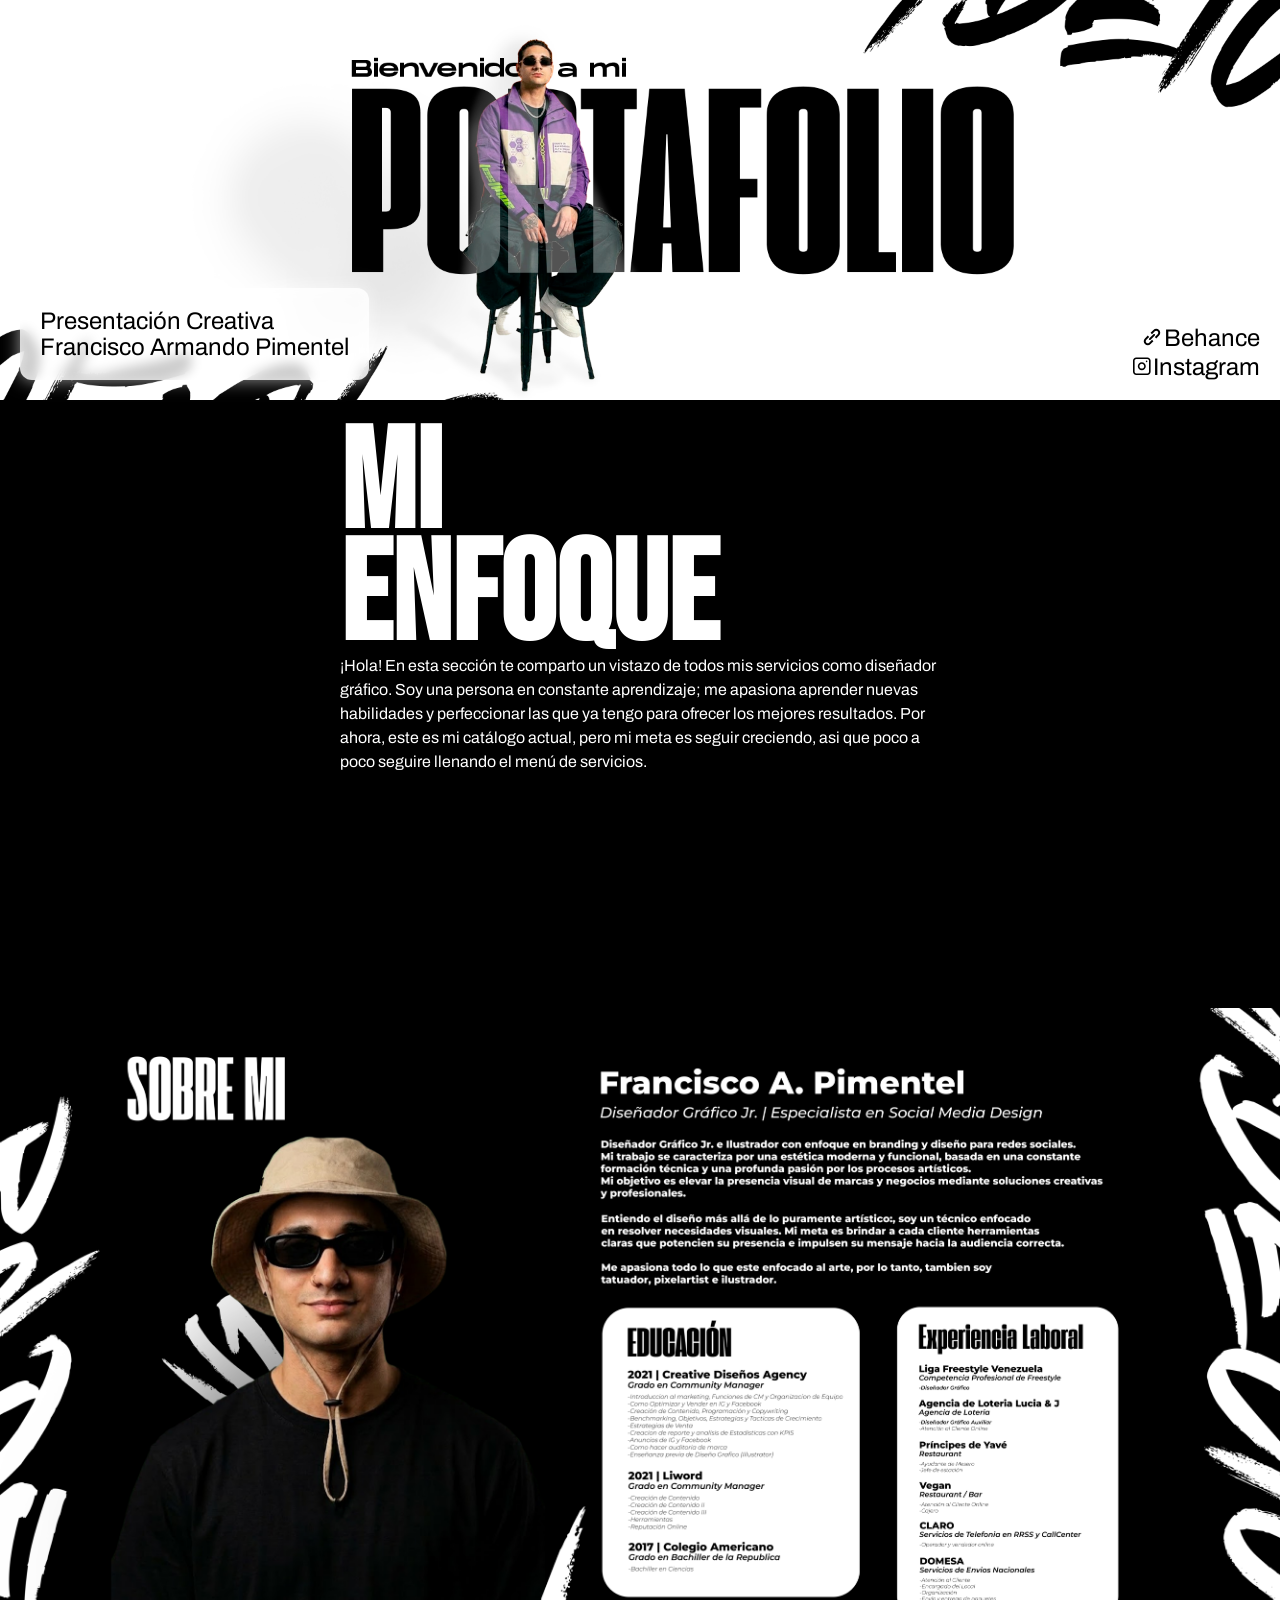
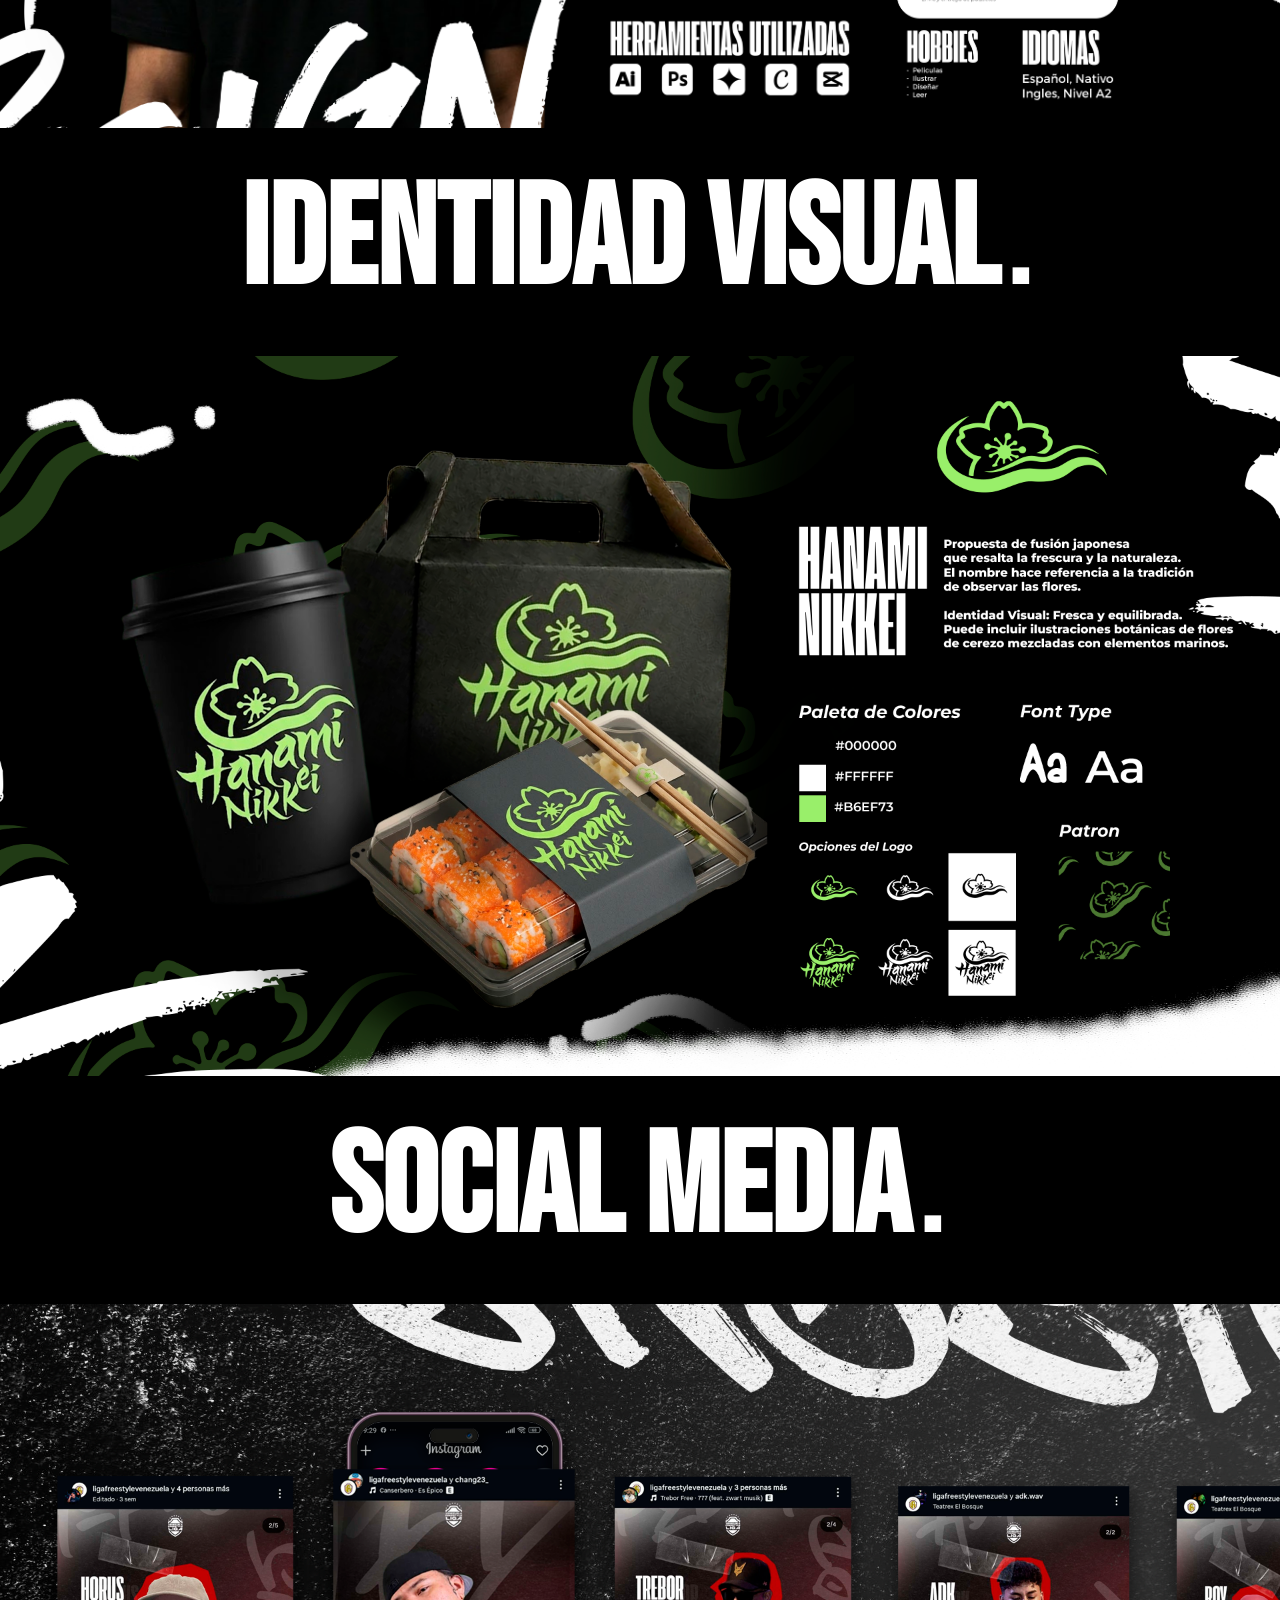
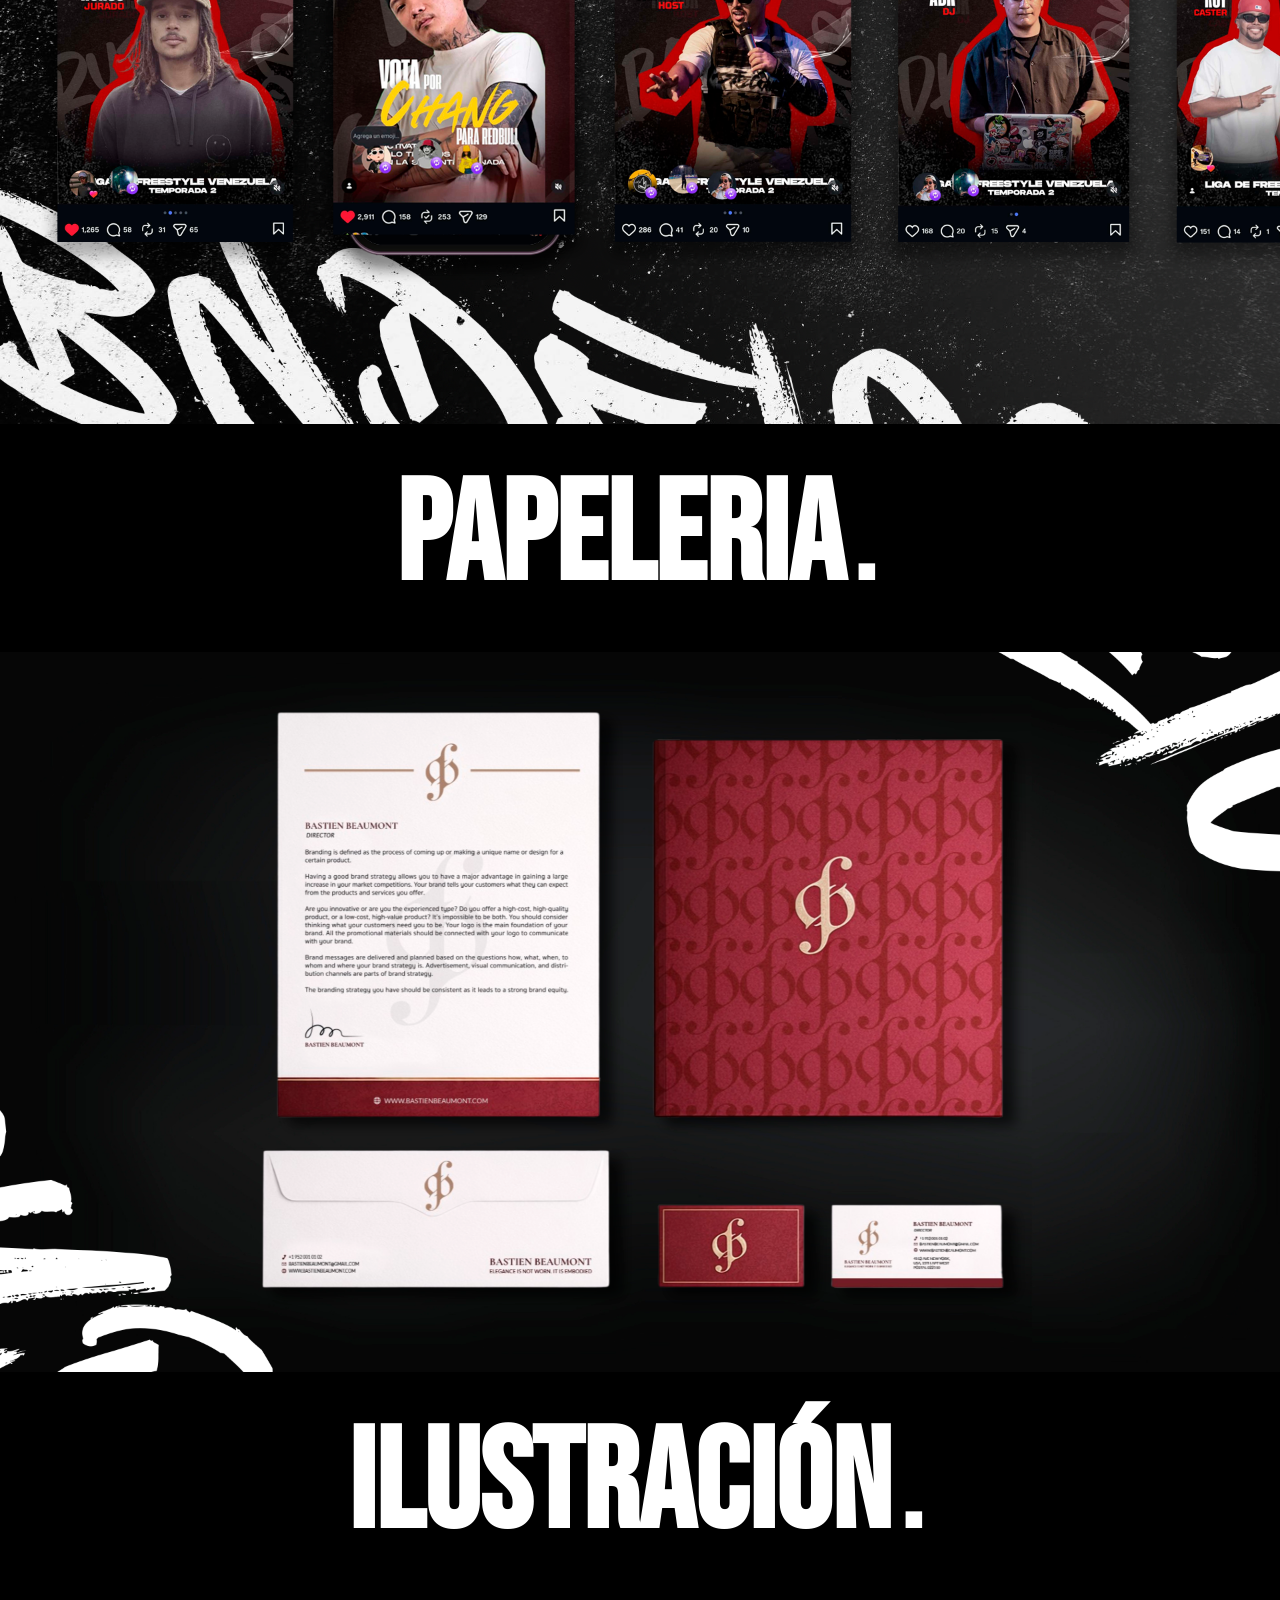
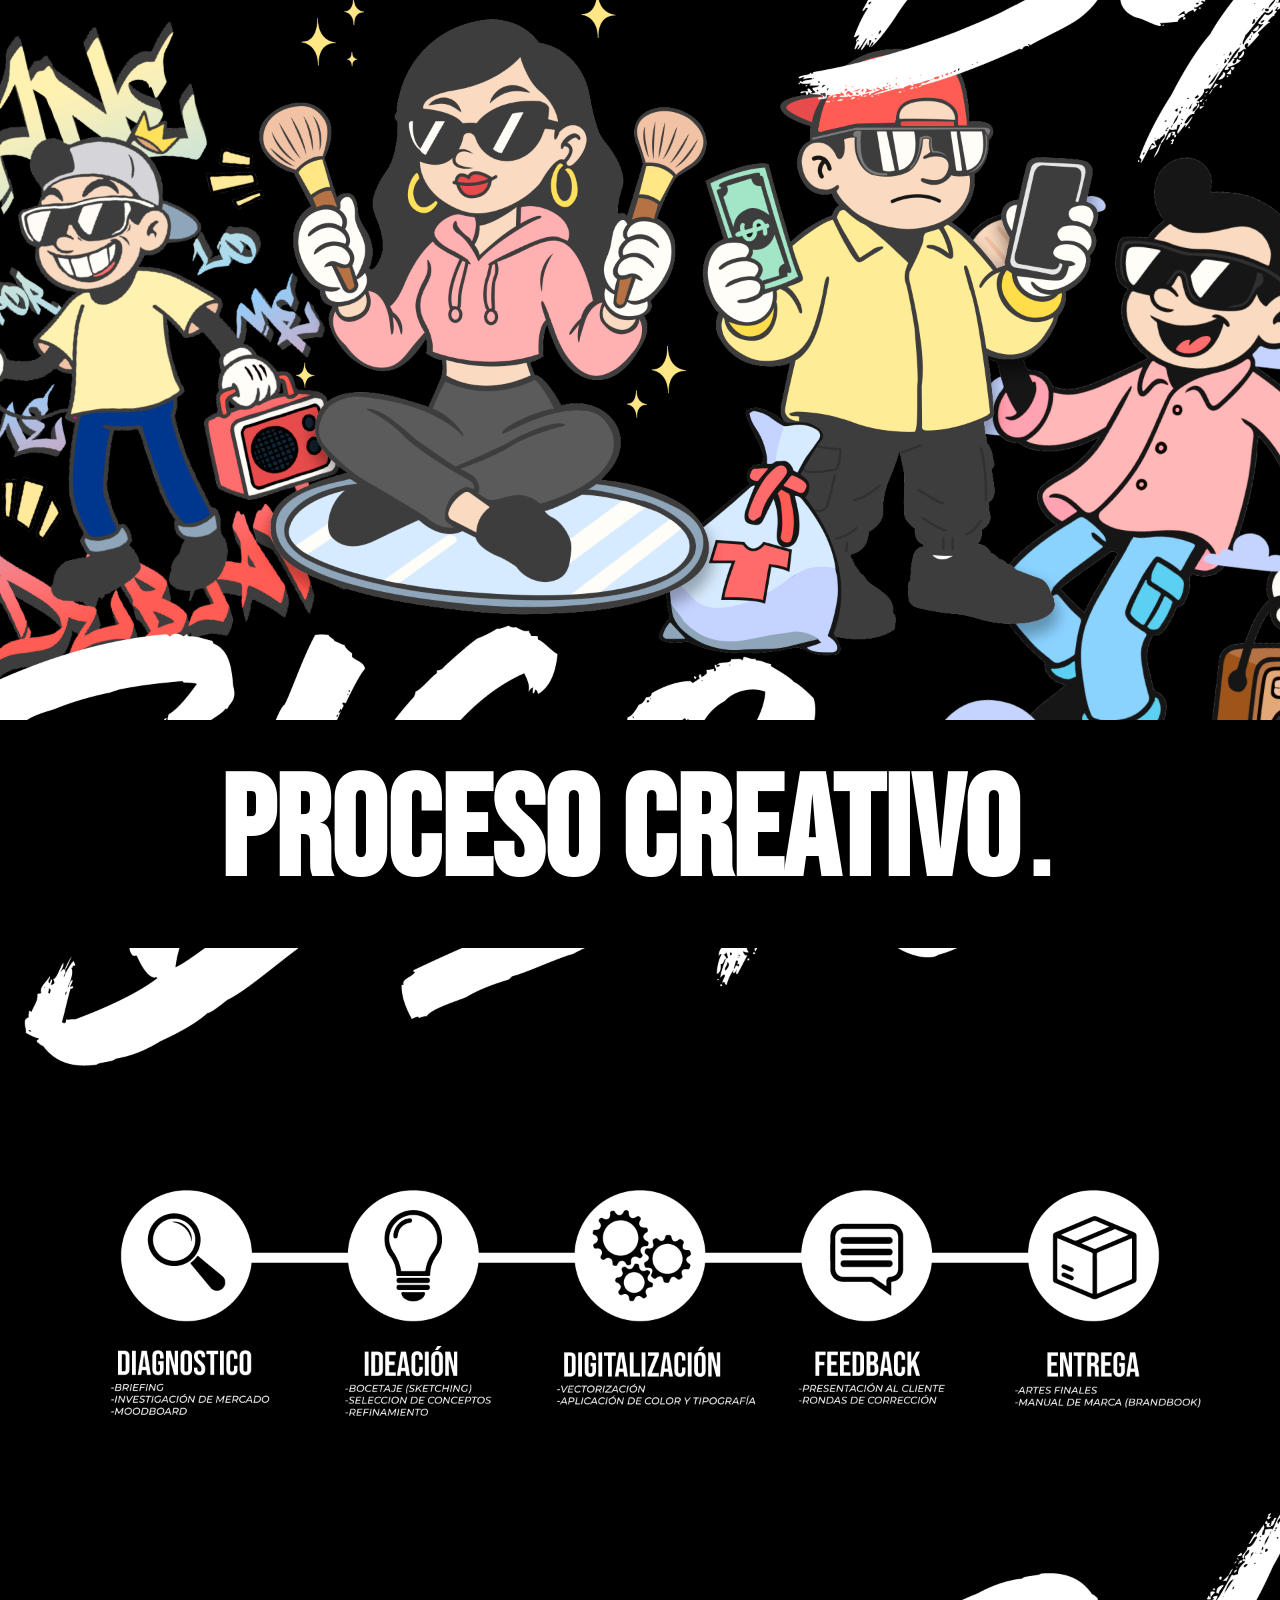
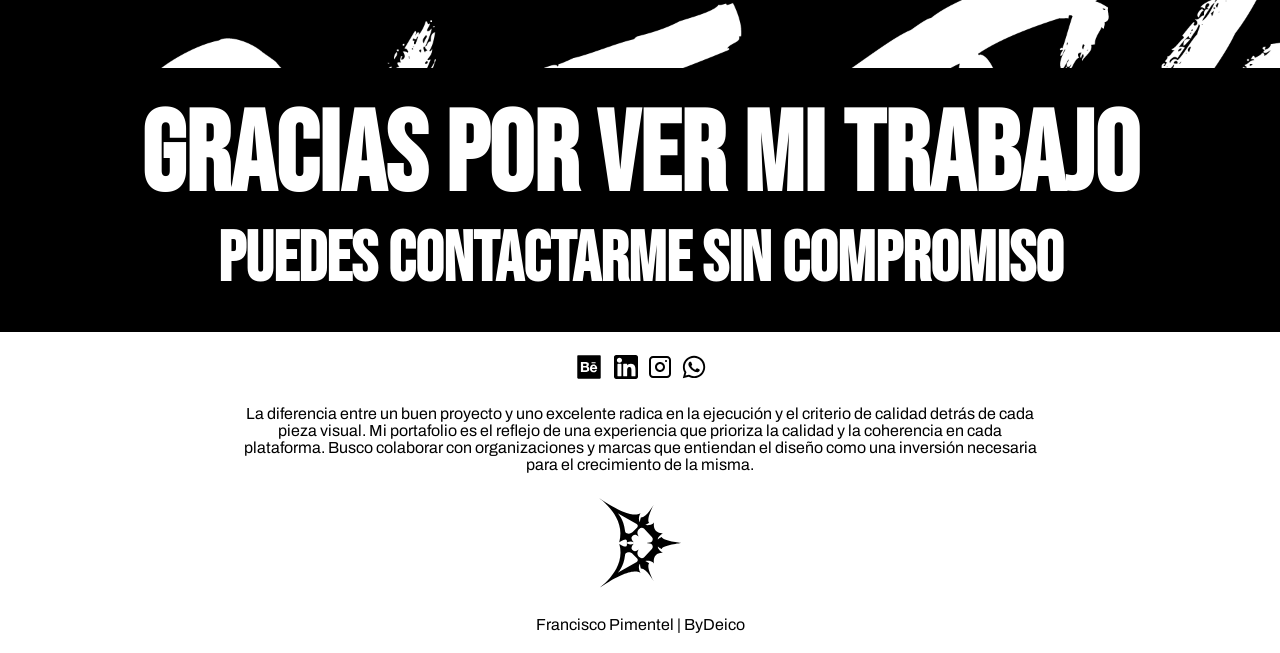
<file: index.html>
<!doctype html>
<html lang="en">
  <head>
    <meta charset="UTF-8" />
    <meta name="viewport" content="width=device-width, initial-scale=1.0" />
    <title>Portafolio By Deico</title>

    <!--css-->
    <link rel="stylesheet" href="./css/index.css" />
    <link rel="stylesheet" href="./css/nav.css" />
    <link rel="stylesheet" href="./css/presentacion.css" />
    <link rel="stylesheet" href="./css/mi-enfoque.css" />
    <link rel="stylesheet" href="./css/footer.css" />
  </head>
  <body>
    <!--Barra de navegacion-->
    <nav class="nav-hidden">
      <div class="nav-deico">
        <svg
          class="nav-svg"
          version="1.1"
          id="Capa_1"
          xmlns="http://www.w3.org/2000/svg"
          xmlns:xlink="http://www.w3.org/1999/xlink"
          x="0px"
          y="0px"
          viewBox="0 0 1080 1080"
          style="enable-background: new 0 0 1080 1080"
          xml:space="preserve"
        >
          <g>
            <path
              class="st0"
              d="M658.8,548.85c21.11,11.29,25.69,39.57,9.22,56.95l-82.76,87.3c-14.52,15.32-39.01,15.05-53.19-0.58l-6.9-7.65
		c-13.64-15.13-17.04-36.9-8.66-55.47l8.65-19.18l-19.99,12.58c-13.68,8.61-31.5,6.56-42.88-4.92l-6.21-6.27
		c-14.33-14.47-6.64-33.72,4.46-50.8l11.7-13.65c-39.26,21.46-74.61-4.15-74.61-4.15c15.6,78.03-81.68,4.39-81.68,4.39
		c79.04,270.44-208.7,472.46-222.36,481.86C473.53,768.31,545.64,863.8,545.64,863.8c-35.11-66.32-5.85-98.51-5.85-98.51
		c0,26.33,9.75,49.74,9.75,49.74c61.44-2.93,139.47,140.45,139.47,140.45c-90.7-173.61-48.77-197.01-48.77-197.01l-42.91-25.36
		c80.95-7.8,94.61,30.23,94.61,30.23c-20.48-126.79,94.61-118.01,94.61-118.01c-63.4-41.94-52.67-68.27-52.67-68.27
		c2.93,9.75,41.94,27.31,41.94,27.31C781.66,563.41,986.48,540,986.48,540h-0.07c0,0-204.82-23.41-210.67-64.37
		c0,0-39.01,17.56-41.94,27.31c0,0-10.73-26.33,52.67-68.27c0,0-115.09,8.78-94.61-118.01c0,0-13.65,38.04-94.61,30.23l42.91-25.36
		c0,0-41.94-23.41,48.77-197.01c0,0-78.02,143.37-139.47,140.45c0,0-9.75,23.41-9.75,49.74c0,0-29.26-32.19,5.85-98.51
		c0,0-72.11,95.49-452.04-165.46c13.66,9.41,301.39,211.43,222.36,481.86c0,0,97.29-73.64,81.68,4.39c0,0,35.35-25.6,74.61-4.15
		l-11.7-13.65c-11.1-17.08-18.79-36.33-4.46-50.8l6.21-6.27c11.37-11.48,29.2-13.53,42.88-4.92l19.99,12.58l-8.65-19.18
		c-8.37-18.57-4.98-40.33,8.66-55.47l6.9-7.65c14.18-15.63,38.67-15.9,53.19-0.58l82.76,87.3c16.47,17.37,11.89,45.66-9.22,56.95
		l-49.78,7.79L658.8,548.85z M509.62,372.24l-46.11,47.52c-17.05,17.57-42.76,23.64-65.87,15.53v0
		c-10.6-3.72-18.03-13.27-19.16-24.45C365.12,278.28,299,218.42,299,218.42l205.27,116.43C517.86,342.56,520.5,361.03,509.62,372.24
		z M504.34,745.15L299.07,861.58c0,0,66.12-59.87,79.48-192.43c1.13-11.18,8.56-20.73,19.16-24.45v0
		c23.11-8.11,48.82-2.05,65.87,15.53l46.11,47.52C520.58,718.97,517.93,737.44,504.34,745.15z"
            />
          </g>
        </svg>
      </div>
      <div class="nav-botones">
        <input type="checkbox" id="nav-toggle" class="nav-toggle" />
        <label for="nav-toggle" class="nav-dropdown">Servicios</label>
        <div class="nav-links">
          <a href="#identidadvisualv">Identidad Visual</a>
          <a href="#socialmediav">Social Media</a>
          <a href="#papeleriav">Papeleria</a>
          <a href="#overlaysv">Overlays</a>
          <a href="#ilustracionv">Ilustración</a>
          <a href="#procesocreativov">Proceso Creativo</a>
        </div>
      </div>
      <div class="nav-logos">
        <a href="https://www.behance.net/ByDeico" target="_blank">
          <svg
            width="30px"
            height="30px"
            viewBox="0 0 1024 1024"
            xmlns="http://www.w3.org/2000/svg"
            class="icon"
          >
            <path
              d="M880 112H144c-17.7 0-32 14.3-32 32v736c0 17.7 14.3 32 32 32h736c17.7 0 32-14.3 32-32V144c0-17.7-14.3-32-32-32zM598.5 350.9h138.4v33.7H598.5v-33.7zM512 628.8a89.52 89.52 0 0 1-27 31c-11.8 8.2-24.9 14.2-38.8 17.7a167.4 167.4 0 0 1-44.6 5.7H236V342.1h161c16.3 0 31.1 1.5 44.6 4.3 13.4 2.8 24.8 7.6 34.4 14.1 9.5 6.5 17 15.2 22.3 26 5.2 10.7 7.9 24.1 7.9 40 0 17.2-3.9 31.4-11.7 42.9-7.9 11.5-19.3 20.8-34.8 28.1 21.1 6 36.6 16.7 46.8 31.7 10.4 15.2 15.5 33.4 15.5 54.8 0 17.4-3.3 32.3-10 44.8zM790.8 576H612.4c0 19.4 6.7 38 16.8 48 10.2 9.9 24.8 14.9 43.9 14.9 13.8 0 25.5-3.5 35.5-10.4 9.9-6.9 15.9-14.2 18.1-21.8h59.8c-9.6 29.7-24.2 50.9-44 63.7-19.6 12.8-43.6 19.2-71.5 19.2-19.5 0-37-3.2-52.7-9.3-15.1-5.9-28.7-14.9-39.9-26.5a121.2 121.2 0 0 1-25.1-41.2c-6.1-16.9-9.1-34.7-8.9-52.6 0-18.5 3.1-35.7 9.1-51.7 11.5-31.1 35.4-56 65.9-68.9 16.3-6.8 33.8-10.2 51.5-10 21 0 39.2 4 55 12.2a111.6 111.6 0 0 1 38.6 32.8c10.1 13.7 17.2 29.3 21.7 46.9 4.3 17.3 5.8 35.5 4.6 54.7zm-122-95.6c-10.8 0-19.9 1.9-26.9 5.6-7 3.7-12.8 8.3-17.2 13.6a48.4 48.4 0 0 0-9.1 17.4c-1.6 5.3-2.7 10.7-3.1 16.2H723c-1.6-17.3-7.6-30.1-15.6-39.1-8.4-8.9-21.9-13.7-38.6-13.7zm-248.5-10.1c8.7-6.3 12.9-16.7 12.9-31 .3-6.8-1.1-13.5-4.1-19.6-2.7-4.9-6.7-9-11.6-11.9a44.8 44.8 0 0 0-16.6-6c-6.4-1.2-12.9-1.8-19.3-1.7h-70.3v79.7h76.1c13.1.1 24.2-3.1 32.9-9.5zm11.8 72c-9.8-7.5-22.9-11.2-39.2-11.2h-81.8v94h80.2c7.5 0 14.4-.7 21.1-2.1s12.7-3.8 17.8-7.2c5.1-3.3 9.2-7.8 12.3-13.6 3-5.8 4.5-13.2 4.5-22.1 0-17.7-5-30.2-14.9-37.8z"
            />
          </svg>
        </a>
        <a href="https://www.linkedin.com/in/bydeico/" target="_blank">
          <svg
            height="24px"
            width="24px"
            version="1.1"
            id="Layer_1"
            xmlns="http://www.w3.org/2000/svg"
            xmlns:xlink="http://www.w3.org/1999/xlink"
            viewBox="0 0 382 382"
            xml:space="preserve"
          >
            <path
              d="M347.445,0H34.555C15.471,0,0,15.471,0,34.555v312.889C0,366.529,15.471,382,34.555,382h312.889
	C366.529,382,382,366.529,382,347.444V34.555C382,15.471,366.529,0,347.445,0z M118.207,329.844c0,5.554-4.502,10.056-10.056,10.056
	H65.345c-5.554,0-10.056-4.502-10.056-10.056V150.403c0-5.554,4.502-10.056,10.056-10.056h42.806
	c5.554,0,10.056,4.502,10.056,10.056V329.844z M86.748,123.432c-22.459,0-40.666-18.207-40.666-40.666S64.289,42.1,86.748,42.1
	s40.666,18.207,40.666,40.666S109.208,123.432,86.748,123.432z M341.91,330.654c0,5.106-4.14,9.246-9.246,9.246H286.73
	c-5.106,0-9.246-4.14-9.246-9.246v-84.168c0-12.556,3.683-55.021-32.813-55.021c-28.309,0-34.051,29.066-35.204,42.11v97.079
	c0,5.106-4.139,9.246-9.246,9.246h-44.426c-5.106,0-9.246-4.14-9.246-9.246V149.593c0-5.106,4.14-9.246,9.246-9.246h44.426
	c5.106,0,9.246,4.14,9.246,9.246v15.655c10.497-15.753,26.097-27.912,59.312-27.912c73.552,0,73.131,68.716,73.131,106.472
	L341.91,330.654L341.91,330.654z"
            />
          </svg>
        </a>
        <a href="https://www.instagram.com/bydeico/" target="_blank">
          <svg
            width="24px"
            height="24px"
            viewBox="0 0 24 24"
            fill="none"
            xmlns="http://www.w3.org/2000/svg"
          >
            <path
              fill-rule="evenodd"
              clip-rule="evenodd"
              d="M12 7C9.23858 7 7 9.23858 7 12C7 14.7614 9.23858 17 12 17C14.7614 17 17 14.7614 17 12C17 9.23858 14.7614 7 12 7ZM9 12C9 13.6569 10.3431 15 12 15C13.6569 15 15 13.6569 15 12C15 10.3431 13.6569 9 12 9C10.3431 9 9 10.3431 9 12Z"
            />
            <path
              d="M18 5C17.4477 5 17 5.44772 17 6C17 6.55228 17.4477 7 18 7C18.5523 7 19 6.55228 19 6C19 5.44772 18.5523 5 18 5Z"
            />
            <path
              fill-rule="evenodd"
              clip-rule="evenodd"
              d="M5 1C2.79086 1 1 2.79086 1 5V19C1 21.2091 2.79086 23 5 23H19C21.2091 23 23 21.2091 23 19V5C23 2.79086 21.2091 1 19 1H5ZM19 3H5C3.89543 3 3 3.89543 3 5V19C3 20.1046 3.89543 21 5 21H19C20.1046 21 21 20.1046 21 19V5C21 3.89543 20.1046 3 19 3Z"
            />
          </svg>
        </a>
        <a href="https://wa.me/584142463942" target="_blank">
          <?xml version="1.0" encoding="utf-8"?>
          <!-- Uploaded to: SVG Repo, www.svgrepo.com, Generator: SVG Repo Mixer Tools -->
          <svg
            width="24px"
            height="24px"
            viewBox="0 0 32 32"
            version="1.1"
            xmlns="http://www.w3.org/2000/svg"
          >
            <title>whatsapp</title>
            <path
              d="M26.576 5.363c-2.69-2.69-6.406-4.354-10.511-4.354-8.209 0-14.865 6.655-14.865 14.865 0 2.732 0.737 5.291 2.022 7.491l-0.038-0.070-2.109 7.702 7.879-2.067c2.051 1.139 4.498 1.809 7.102 1.809h0.006c8.209-0.003 14.862-6.659 14.862-14.868 0-4.103-1.662-7.817-4.349-10.507l0 0zM16.062 28.228h-0.005c-0 0-0.001 0-0.001 0-2.319 0-4.489-0.64-6.342-1.753l0.056 0.031-0.451-0.267-4.675 1.227 1.247-4.559-0.294-0.467c-1.185-1.862-1.889-4.131-1.889-6.565 0-6.822 5.531-12.353 12.353-12.353s12.353 5.531 12.353 12.353c0 6.822-5.53 12.353-12.353 12.353h-0zM22.838 18.977c-0.371-0.186-2.197-1.083-2.537-1.208-0.341-0.124-0.589-0.185-0.837 0.187-0.246 0.371-0.958 1.207-1.175 1.455-0.216 0.249-0.434 0.279-0.805 0.094-1.15-0.466-2.138-1.087-2.997-1.852l0.010 0.009c-0.799-0.74-1.484-1.587-2.037-2.521l-0.028-0.052c-0.216-0.371-0.023-0.572 0.162-0.757 0.167-0.166 0.372-0.434 0.557-0.65 0.146-0.179 0.271-0.384 0.366-0.604l0.006-0.017c0.043-0.087 0.068-0.188 0.068-0.296 0-0.131-0.037-0.253-0.101-0.357l0.002 0.003c-0.094-0.186-0.836-2.014-1.145-2.758-0.302-0.724-0.609-0.625-0.836-0.637-0.216-0.010-0.464-0.012-0.712-0.012-0.395 0.010-0.746 0.188-0.988 0.463l-0.001 0.002c-0.802 0.761-1.3 1.834-1.3 3.023 0 0.026 0 0.053 0.001 0.079l-0-0.004c0.131 1.467 0.681 2.784 1.527 3.857l-0.012-0.015c1.604 2.379 3.742 4.282 6.251 5.564l0.094 0.043c0.548 0.248 1.25 0.513 1.968 0.74l0.149 0.041c0.442 0.14 0.951 0.221 1.479 0.221 0.303 0 0.601-0.027 0.889-0.078l-0.031 0.004c1.069-0.223 1.956-0.868 2.497-1.749l0.009-0.017c0.165-0.366 0.261-0.793 0.261-1.242 0-0.185-0.016-0.366-0.047-0.542l0.003 0.019c-0.092-0.155-0.34-0.247-0.712-0.434z"
            ></path>
          </svg>
        </a>
      </div>
    </nav>

    <!--Imagen Presentacion-->
    <div class="imagen presentacion">
      <img src="assets/Imagenes/portada.png" alt="Potada Portafolio" />

      <!--Textos superpuestos-->
      <div>
        <h2>Presentación Creativa</h2>
        <h2>Francisco Armando Pimentel</h2>
      </div>
      <div>
        <h2 class="behance">
          <a href="https://www.behance.net/ByDeico" target="_blank">
            <div>
              <svg
                width="24"
                height="24"
                viewBox="0 0 24 24"
                fill="none"
                xmlns="http://www.w3.org/2000/svg"
              >
                <path
                  d="M14.8284 12L16.2426 13.4142L19.071 10.5858C20.6331 9.02365 20.6331 6.49099 19.071 4.9289C17.509 3.3668 14.9763 3.3668 13.4142 4.9289L10.5858 7.75732L12 9.17154L14.8284 6.34311C15.6095 5.56206 16.8758 5.56206 17.6568 6.34311C18.4379 7.12416 18.4379 8.39049 17.6568 9.17154L14.8284 12Z"
                  fill="currentColor"
                />
                <path
                  d="M12 14.8285L13.4142 16.2427L10.5858 19.0711C9.02372 20.6332 6.49106 20.6332 4.92896 19.0711C3.36686 17.509 3.36686 14.9764 4.92896 13.4143L7.75739 10.5858L9.1716 12L6.34317 14.8285C5.56212 15.6095 5.56212 16.8758 6.34317 17.6569C7.12422 18.4379 8.39055 18.4379 9.1716 17.6569L12 14.8285Z"
                  fill="currentColor"
                />
                <path
                  d="M14.8285 10.5857C15.219 10.1952 15.219 9.56199 14.8285 9.17147C14.4379 8.78094 13.8048 8.78094 13.4142 9.17147L9.1716 13.4141C8.78107 13.8046 8.78107 14.4378 9.1716 14.8283C9.56212 15.2188 10.1953 15.2188 10.5858 14.8283L14.8285 10.5857Z"
                  fill="currentColor"
                />
              </svg>
            </div>
            <p>Behance</p>
          </a>
        </h2>
        <h2 class="instagram">
          <a href="https://www.instagram.com/bydeico/" target="_blank">
            <div>
              <svg
                width="20"
                height="20"
                viewBox="1 -2 25 25"
                fill="none"
                xmlns="http://www.w3.org/2000/svg"
              >
                <path
                  fill-rule="evenodd"
                  clip-rule="evenodd"
                  d="M12 7C9.23858 7 7 9.23858 7 12C7 14.7614 9.23858 17 12 17C14.7614 17 17 14.7614 17 12C17 9.23858 14.7614 7 12 7ZM9 12C9 13.6569 10.3431 15 12 15C13.6569 15 15 13.6569 15 12C15 10.3431 13.6569 9 12 9C10.3431 9 9 10.3431 9 12Z"
                  fill="currentColor"
                />
                <path
                  d="M18 5C17.4477 5 17 5.44772 17 6C17 6.55228 17.4477 7 18 7C18.5523 7 19 6.55228 19 6C19 5.44772 18.5523 5 18 5Z"
                  fill="currentColor"
                />
                <path
                  fill-rule="evenodd"
                  clip-rule="evenodd"
                  d="M5 1C2.79086 1 1 2.79086 1 5V19C1 21.2091 2.79086 23 5 23H19C21.2091 23 23 21.2091 23 19V5C23 2.79086 21.2091 1 19 1H5ZM19 3H5C3.89543 3 3 3.89543 3 5V19C3 20.1046 3.89543 21 5 21H19C20.1046 21 21 20.1046 21 19V5C21 3.89543 20.1046 3 19 3Z"
                  fill="currentColor"
                />
              </svg>
            </div>
            <p>Instagram</p>
          </a>
        </h2>
      </div>
    </div>

    <!--Seccion 1: Mi enfoque-->
    <div class="seccion mi-enfoque">
      <div class="texto">
        <h4>Mi</h4>
        <h4>Enfoque</h4>
        <p>
          ¡Hola! En esta sección te comparto un vistazo de todos mis servicios como diseñador
          gráfico. Soy una persona en constante aprendizaje; me apasiona aprender nuevas habilidades
          y perfeccionar las que ya tengo para ofrecer los mejores resultados. Por ahora, este es mi
          catálogo actual, pero mi meta es seguir creciendo, asi que poco a poco seguire llenando el
          menú de servicios.
        </p>
      </div>
      <div class="botones">
        <div>
          <a href="#identidadvisualv">Identidad Visual</a>
          <a href="#socialmediav">Social Media</a>
          <a href="#papeleriav">Papeleria</a>
        </div>
        <div>
          <a href="#overlaysv">Overlays</a>
          <a href="#ilustracionv">Ilustración</a>
          <a href="#procesocreativov">Proceso Creativo</a>
        </div>
      </div>
    </div>

    <!--Imagen 1: Sobre mi-->
    <div class="imagen">
      <img src="./assets/Imagenes/sobremi.png" alt="Sobre mí" />
    </div>

    <!--Seccion 2: Identidad visual-->
    <div class="seccion" id="identidadvisualv">
      <h3 class="punto">Identidad Visual</h3>
    </div>

    <!--Imagen 2: Identidad visual-->
    <div class="imagen">
      <img src="./assets/Imagenes/branding.png" alt="Identidad visual" />
    </div>

    <!--Seccion 3: Social media-->
    <div class="seccion" id="socialmediav">
      <h3 class="punto">Social Media</h3>
    </div>

    <!--Imagen 3: Social media-->
    <div class="imagen">
      <img src="./assets/Imagenes/socialmedia.png" alt="Social media" />
    </div>

    <!--Seccion 4: Papeleria-->
    <div class="seccion" id="papeleriav">
      <h3 class="punto">Papeleria</h3>
    </div>

    <!--Imagen 4: Papeleria-->
    <div class="imagen">
      <img src="./assets/Imagenes/papeleria.png" alt="Papeleria" />
    </div>

    <!--Seccion 5: Ilustración-->
    <div class="seccion" id="ilustracionv">
      <h3 class="punto">Ilustración</h3>
    </div>

    <!--Imagen 5: Ilustración-->
    <div class="imagen">
      <img src="./assets/Imagenes/ilustracion.png" alt="Ilustración" />
    </div>

    <!--Seccion 6: Proceso creativo-->
    <div class="seccion" id="procesocreativov">
      <h3 class="punto">Proceso creativo</h3>
    </div>

    <!--Imagen 6: Proceso creativo-->
    <div class="imagen">
      <img src="./assets/Imagenes/proceso.png" alt="Proceso creativo" />
    </div>

    <!--Fin del contenido-->
    <footer>
      <div class="seccion">
        <h3>Gracias por ver mi trabajo</h3>
        <h4>Puedes contactarme sin compromiso</h4>
      </div>
      <div class="final">
        <div class="iconos">
          <a href="https://www.behance.net/ByDeico" target="_blank">
            <svg
              width="30px"
              height="30px"
              viewBox="0 0 1024 1024"
              xmlns="http://www.w3.org/2000/svg"
              class="icon"
            >
              <path
                d="M880 112H144c-17.7 0-32 14.3-32 32v736c0 17.7 14.3 32 32 32h736c17.7 0 32-14.3 32-32V144c0-17.7-14.3-32-32-32zM598.5 350.9h138.4v33.7H598.5v-33.7zM512 628.8a89.52 89.52 0 0 1-27 31c-11.8 8.2-24.9 14.2-38.8 17.7a167.4 167.4 0 0 1-44.6 5.7H236V342.1h161c16.3 0 31.1 1.5 44.6 4.3 13.4 2.8 24.8 7.6 34.4 14.1 9.5 6.5 17 15.2 22.3 26 5.2 10.7 7.9 24.1 7.9 40 0 17.2-3.9 31.4-11.7 42.9-7.9 11.5-19.3 20.8-34.8 28.1 21.1 6 36.6 16.7 46.8 31.7 10.4 15.2 15.5 33.4 15.5 54.8 0 17.4-3.3 32.3-10 44.8zM790.8 576H612.4c0 19.4 6.7 38 16.8 48 10.2 9.9 24.8 14.9 43.9 14.9 13.8 0 25.5-3.5 35.5-10.4 9.9-6.9 15.9-14.2 18.1-21.8h59.8c-9.6 29.7-24.2 50.9-44 63.7-19.6 12.8-43.6 19.2-71.5 19.2-19.5 0-37-3.2-52.7-9.3-15.1-5.9-28.7-14.9-39.9-26.5a121.2 121.2 0 0 1-25.1-41.2c-6.1-16.9-9.1-34.7-8.9-52.6 0-18.5 3.1-35.7 9.1-51.7 11.5-31.1 35.4-56 65.9-68.9 16.3-6.8 33.8-10.2 51.5-10 21 0 39.2 4 55 12.2a111.6 111.6 0 0 1 38.6 32.8c10.1 13.7 17.2 29.3 21.7 46.9 4.3 17.3 5.8 35.5 4.6 54.7zm-122-95.6c-10.8 0-19.9 1.9-26.9 5.6-7 3.7-12.8 8.3-17.2 13.6a48.4 48.4 0 0 0-9.1 17.4c-1.6 5.3-2.7 10.7-3.1 16.2H723c-1.6-17.3-7.6-30.1-15.6-39.1-8.4-8.9-21.9-13.7-38.6-13.7zm-248.5-10.1c8.7-6.3 12.9-16.7 12.9-31 .3-6.8-1.1-13.5-4.1-19.6-2.7-4.9-6.7-9-11.6-11.9a44.8 44.8 0 0 0-16.6-6c-6.4-1.2-12.9-1.8-19.3-1.7h-70.3v79.7h76.1c13.1.1 24.2-3.1 32.9-9.5zm11.8 72c-9.8-7.5-22.9-11.2-39.2-11.2h-81.8v94h80.2c7.5 0 14.4-.7 21.1-2.1s12.7-3.8 17.8-7.2c5.1-3.3 9.2-7.8 12.3-13.6 3-5.8 4.5-13.2 4.5-22.1 0-17.7-5-30.2-14.9-37.8z"
              />
            </svg>
          </a>
          <a href="https://www.linkedin.com/in/bydeico/" target="_blank">
            <svg
              height="24px"
              width="24px"
              version="1.1"
              id="Layer_1"
              xmlns="http://www.w3.org/2000/svg"
              xmlns:xlink="http://www.w3.org/1999/xlink"
              viewBox="0 0 382 382"
              xml:space="preserve"
            >
              <path
                d="M347.445,0H34.555C15.471,0,0,15.471,0,34.555v312.889C0,366.529,15.471,382,34.555,382h312.889
	C366.529,382,382,366.529,382,347.444V34.555C382,15.471,366.529,0,347.445,0z M118.207,329.844c0,5.554-4.502,10.056-10.056,10.056
	H65.345c-5.554,0-10.056-4.502-10.056-10.056V150.403c0-5.554,4.502-10.056,10.056-10.056h42.806
	c5.554,0,10.056,4.502,10.056,10.056V329.844z M86.748,123.432c-22.459,0-40.666-18.207-40.666-40.666S64.289,42.1,86.748,42.1
	s40.666,18.207,40.666,40.666S109.208,123.432,86.748,123.432z M341.91,330.654c0,5.106-4.14,9.246-9.246,9.246H286.73
	c-5.106,0-9.246-4.14-9.246-9.246v-84.168c0-12.556,3.683-55.021-32.813-55.021c-28.309,0-34.051,29.066-35.204,42.11v97.079
	c0,5.106-4.139,9.246-9.246,9.246h-44.426c-5.106,0-9.246-4.14-9.246-9.246V149.593c0-5.106,4.14-9.246,9.246-9.246h44.426
	c5.106,0,9.246,4.14,9.246,9.246v15.655c10.497-15.753,26.097-27.912,59.312-27.912c73.552,0,73.131,68.716,73.131,106.472
	L341.91,330.654L341.91,330.654z"
              />
            </svg>
          </a>
          <a href="https://www.instagram.com/bydeico/" target="_blank">
            <svg
              width="24px"
              height="24px"
              viewBox="0 0 24 24"
              fill="none"
              xmlns="http://www.w3.org/2000/svg"
            >
              <path
                fill-rule="evenodd"
                clip-rule="evenodd"
                d="M12 7C9.23858 7 7 9.23858 7 12C7 14.7614 9.23858 17 12 17C14.7614 17 17 14.7614 17 12C17 9.23858 14.7614 7 12 7ZM9 12C9 13.6569 10.3431 15 12 15C13.6569 15 15 13.6569 15 12C15 10.3431 13.6569 9 12 9C10.3431 9 9 10.3431 9 12Z"
              />
              <path
                d="M18 5C17.4477 5 17 5.44772 17 6C17 6.55228 17.4477 7 18 7C18.5523 7 19 6.55228 19 6C19 5.44772 18.5523 5 18 5Z"
              />
              <path
                fill-rule="evenodd"
                clip-rule="evenodd"
                d="M5 1C2.79086 1 1 2.79086 1 5V19C1 21.2091 2.79086 23 5 23H19C21.2091 23 23 21.2091 23 19V5C23 2.79086 21.2091 1 19 1H5ZM19 3H5C3.89543 3 3 3.89543 3 5V19C3 20.1046 3.89543 21 5 21H19C20.1046 21 21 20.1046 21 19V5C21 3.89543 20.1046 3 19 3Z"
              />
            </svg>
          </a>
          <a href="https://wa.me/584142463942" target="_blank">
            <?xml version="1.0" encoding="utf-8"?>
            <!-- Uploaded to: SVG Repo, www.svgrepo.com, Generator: SVG Repo Mixer Tools -->
            <svg
              width="24px"
              height="24px"
              viewBox="0 0 32 32"
              version="1.1"
              xmlns="http://www.w3.org/2000/svg"
            >
              <title>whatsapp</title>
              <path
                d="M26.576 5.363c-2.69-2.69-6.406-4.354-10.511-4.354-8.209 0-14.865 6.655-14.865 14.865 0 2.732 0.737 5.291 2.022 7.491l-0.038-0.070-2.109 7.702 7.879-2.067c2.051 1.139 4.498 1.809 7.102 1.809h0.006c8.209-0.003 14.862-6.659 14.862-14.868 0-4.103-1.662-7.817-4.349-10.507l0 0zM16.062 28.228h-0.005c-0 0-0.001 0-0.001 0-2.319 0-4.489-0.64-6.342-1.753l0.056 0.031-0.451-0.267-4.675 1.227 1.247-4.559-0.294-0.467c-1.185-1.862-1.889-4.131-1.889-6.565 0-6.822 5.531-12.353 12.353-12.353s12.353 5.531 12.353 12.353c0 6.822-5.53 12.353-12.353 12.353h-0zM22.838 18.977c-0.371-0.186-2.197-1.083-2.537-1.208-0.341-0.124-0.589-0.185-0.837 0.187-0.246 0.371-0.958 1.207-1.175 1.455-0.216 0.249-0.434 0.279-0.805 0.094-1.15-0.466-2.138-1.087-2.997-1.852l0.010 0.009c-0.799-0.74-1.484-1.587-2.037-2.521l-0.028-0.052c-0.216-0.371-0.023-0.572 0.162-0.757 0.167-0.166 0.372-0.434 0.557-0.65 0.146-0.179 0.271-0.384 0.366-0.604l0.006-0.017c0.043-0.087 0.068-0.188 0.068-0.296 0-0.131-0.037-0.253-0.101-0.357l0.002 0.003c-0.094-0.186-0.836-2.014-1.145-2.758-0.302-0.724-0.609-0.625-0.836-0.637-0.216-0.010-0.464-0.012-0.712-0.012-0.395 0.010-0.746 0.188-0.988 0.463l-0.001 0.002c-0.802 0.761-1.3 1.834-1.3 3.023 0 0.026 0 0.053 0.001 0.079l-0-0.004c0.131 1.467 0.681 2.784 1.527 3.857l-0.012-0.015c1.604 2.379 3.742 4.282 6.251 5.564l0.094 0.043c0.548 0.248 1.25 0.513 1.968 0.74l0.149 0.041c0.442 0.14 0.951 0.221 1.479 0.221 0.303 0 0.601-0.027 0.889-0.078l-0.031 0.004c1.069-0.223 1.956-0.868 2.497-1.749l0.009-0.017c0.165-0.366 0.261-0.793 0.261-1.242 0-0.185-0.016-0.366-0.047-0.542l0.003 0.019c-0.092-0.155-0.34-0.247-0.712-0.434z"
              ></path>
            </svg>
          </a>
        </div>
        <p>
          La diferencia entre un buen proyecto y uno excelente radica en la ejecución y el criterio
          de calidad detrás de cada pieza visual. Mi portafolio es el reflejo de una experiencia que
          prioriza la calidad y la coherencia en cada plataforma. Busco colaborar con organizaciones
          y marcas que entiendan el diseño como una inversión necesaria para el crecimiento de la
          misma.
        </p>
        <div class="logo-deico">
          <svg
            class="nav-svg"
            version="1.1"
            id="Capa_1"
            xmlns="http://www.w3.org/2000/svg"
            xmlns:xlink="http://www.w3.org/1999/xlink"
            x="0px"
            y="0px"
            viewBox="0 0 1080 1080"
            style="enable-background: new 0 0 1080 1080"
            xml:space="preserve"
          >
            <g>
              <path
                class="st0"
                d="M658.8,548.85c21.11,11.29,25.69,39.57,9.22,56.95l-82.76,87.3c-14.52,15.32-39.01,15.05-53.19-0.58l-6.9-7.65
		c-13.64-15.13-17.04-36.9-8.66-55.47l8.65-19.18l-19.99,12.58c-13.68,8.61-31.5,6.56-42.88-4.92l-6.21-6.27
		c-14.33-14.47-6.64-33.72,4.46-50.8l11.7-13.65c-39.26,21.46-74.61-4.15-74.61-4.15c15.6,78.03-81.68,4.39-81.68,4.39
		c79.04,270.44-208.7,472.46-222.36,481.86C473.53,768.31,545.64,863.8,545.64,863.8c-35.11-66.32-5.85-98.51-5.85-98.51
		c0,26.33,9.75,49.74,9.75,49.74c61.44-2.93,139.47,140.45,139.47,140.45c-90.7-173.61-48.77-197.01-48.77-197.01l-42.91-25.36
		c80.95-7.8,94.61,30.23,94.61,30.23c-20.48-126.79,94.61-118.01,94.61-118.01c-63.4-41.94-52.67-68.27-52.67-68.27
		c2.93,9.75,41.94,27.31,41.94,27.31C781.66,563.41,986.48,540,986.48,540h-0.07c0,0-204.82-23.41-210.67-64.37
		c0,0-39.01,17.56-41.94,27.31c0,0-10.73-26.33,52.67-68.27c0,0-115.09,8.78-94.61-118.01c0,0-13.65,38.04-94.61,30.23l42.91-25.36
		c0,0-41.94-23.41,48.77-197.01c0,0-78.02,143.37-139.47,140.45c0,0-9.75,23.41-9.75,49.74c0,0-29.26-32.19,5.85-98.51
		c0,0-72.11,95.49-452.04-165.46c13.66,9.41,301.39,211.43,222.36,481.86c0,0,97.29-73.64,81.68,4.39c0,0,35.35-25.6,74.61-4.15
		l-11.7-13.65c-11.1-17.08-18.79-36.33-4.46-50.8l6.21-6.27c11.37-11.48,29.2-13.53,42.88-4.92l19.99,12.58l-8.65-19.18
		c-8.37-18.57-4.98-40.33,8.66-55.47l6.9-7.65c14.18-15.63,38.67-15.9,53.19-0.58l82.76,87.3c16.47,17.37,11.89,45.66-9.22,56.95
		l-49.78,7.79L658.8,548.85z M509.62,372.24l-46.11,47.52c-17.05,17.57-42.76,23.64-65.87,15.53v0
		c-10.6-3.72-18.03-13.27-19.16-24.45C365.12,278.28,299,218.42,299,218.42l205.27,116.43C517.86,342.56,520.5,361.03,509.62,372.24
		z M504.34,745.15L299.07,861.58c0,0,66.12-59.87,79.48-192.43c1.13-11.18,8.56-20.73,19.16-24.45v0
		c23.11-8.11,48.82-2.05,65.87,15.53l46.11,47.52C520.58,718.97,517.93,737.44,504.34,745.15z"
              />
            </g>
          </svg>
        </div>
        <p>Francisco Pimentel | ByDeico</p>
      </div>
    </footer>
    <script src="./js/nav-visibility.js"></script>
  </body>
</html>
</file>
<file: css/index.css>
/*Font de Archive Para Info*/
@font-face {
  font-family: "f-archive";
  src: url("../fonts/Archivo-VariableFont_wdth\,wght.ttf") format("truetype");
  font-weight: normal;
  font-style: normal;
}

/*Font de Bebas Neue Para Titulos*/
@font-face {
  font-family: "f-bebas";
  src: url("../fonts/bebasneue/Bebas_Neue/BebasNeue-Regular.ttf") format("truetype");
  font-weight: normal;
  font-style: normal;
}

* {
  margin: 0px;
  border: 0px;
  box-sizing: border-box;
  font-family: "f-archive", sans-serif;
}
html {
  scroll-behavior: smooth;
}
:root {
  /* Definimos el degradado una sola vez para que sea fácil de cambiar*/
  --bg-gradient: linear-gradient(135deg, #f8d877, #eb9c70, #df636a, #d32563);

  --fs-titulo: 8.75rem;
  --fs-titulo-punto: 6.75rem;
  --fs-texto-portada: 1.5rem; /**/
  --fs-botones-portada: 0.875rem;

  --fs-parrafos: 1rem;
  --fs-botones: 2.5rem;
  --fs-botones-hover: 0.975rem;
}

/*Estilos Generales*/
div.imagen img {
  display: block;
  width: 100%;
  object-fit: cover;
}

div.seccion {
  width: 100%;
  height: auto;
  background-color: black;
  color: white;

  display: flex;
  flex-direction: column;
  align-items: center;
  justify-content: space-around;

  padding: 30px 30px;
  gap: 20px 0px;
}

div.seccion h4,
div.seccion h3 {
  font-family: "f-bebas", sans-serif;
  font-size: var(--fs-titulo);
  font-weight: bold;
}
div.seccion p {
  font-size: var(--fs-parrafos);
  line-height: 1.5;
  max-width: 600px;
}

h3.punto::after {
  content: ".";
  margin: 0px 10px;
  font-size: 0.8em;
}

@media screen and (max-width: 768px) {
}
</file>
<file: css/nav.css>
body > nav {
  display: flex;
  flex-direction: row;
  align-items: stretch;
  justify-content: space-between;
  position: fixed;
  top: 0;
  left: 0;
  right: 0;
  z-index: 1000;
  background-color: rgba(255, 255, 255, 0.92);
  backdrop-filter: blur(8px);
  -webkit-backdrop-filter: blur(8px);
  transform: translateY(0);
  opacity: 1;
  transition:
    transform 0.35s cubic-bezier(0.4, 0, 0.2, 1),
    opacity 0.25s ease;
  will-change: transform, opacity;
}

body > nav.nav-hidden {
  transform: translateY(-110%);
  opacity: 0;
  pointer-events: none;
}

@media (prefers-reduced-motion: reduce) {
  body > nav {
    transition: none;
  }
}

nav .nav-deico {
  width: 200px;
  height: 100%;
  display: flex;
  align-items: center;
}

nav .nav-deico .nav-svg {
  height: 50px;
  fill: black;
  padding-left: 15px;
}

nav .nav-logos {
  display: flex;
  flex-direction: row;
  align-items: center;
  justify-content: center;
  flex-wrap: wrap;
  gap: 5px;
  width: 200px;
}

nav .nav-logos a svg {
  fill: black;
  fill-opacity: 40%;
  transition: all 0.5s ease;
}

nav .nav-logos a svg:hover {
  fill-opacity: 100%;
}

nav .nav-botones {
  display: flex;
  flex-direction: row;
  align-items: center;
  justify-content: center;
  flex-wrap: wrap;
}

nav .nav-toggle {
  display: none;
}

nav .nav-dropdown {
  display: none;
}

nav .nav-links {
  display: flex;
  flex-direction: row;
  align-items: center;
  justify-content: center;
  flex-wrap: wrap;
  height: 100%;
}

nav .nav-links a {
  font-family: "f-bebas";
  font-size: 1.5rem;
  text-decoration: none;
  color: black;
  display: flex;
  align-items: center;
  justify-content: center;
  padding: 0px 15px;
  transition: all 0.5s ease;
  height: 100%;
}

nav .nav-links a:hover {
  background-color: rgb(219, 219, 219);
}

@media screen and (max-width: 768px) {
  body > nav {
    justify-content: flex-end;
    left: auto;
    right: 10px;
    top: 10px;
    width: auto;
    padding: 0;
    background-color: transparent;
    backdrop-filter: none;
    -webkit-backdrop-filter: none;
  }

  nav .nav-deico {
    width: 150px;
  }
  nav .nav-deico {
    display: none;
  }
  nav .nav-logos {
    display: none;
  }

  nav .nav-botones {
    width: auto;
    justify-content: flex-end;
    position: relative;
  }

  nav .nav-dropdown {
    display: flex;
    align-items: center;
    justify-content: space-between;
    width: auto;
    min-width: 112px;
    max-width: none;
    position: relative;
    font-family: "f-bebas";
    font-size: 1.15rem;
    letter-spacing: 0.04em;
    cursor: pointer;
    padding: 6px 10px;
    border-radius: 8px;
    background-color: rgba(255, 255, 255, 0.95);
    box-sizing: border-box;
    border: 1px solid rgba(0, 0, 0, 0.12);
    box-shadow: 0 6px 14px rgba(0, 0, 0, 0.14);
  }

  nav .nav-dropdown::after {
    content: "+";
    font-size: 1.2rem;
    line-height: 1;
  }

  nav .nav-toggle:checked + .nav-dropdown::after {
    content: "-";
  }

  nav .nav-links {
    display: none;
    position: absolute;
    top: calc(100% + 6px);
    right: 0;
    width: min(260px, calc(100vw - 20px));
    z-index: 1001;
    background-color: rgba(255, 255, 255, 0.97);
    border-radius: 8px;
    overflow: hidden;
    box-shadow: 0 12px 22px rgba(0, 0, 0, 0.12);
    max-height: 55vh;
    overflow-y: auto;
  }

  nav .nav-toggle:checked + .nav-dropdown + .nav-links {
    display: flex;
    flex-direction: column;
    align-items: stretch;
  }

  nav .nav-links a {
    font-size: 1.05rem;
    width: 100%;
    justify-content: flex-start;
    padding: 8px 10px;
  }
}
</file>
<file: css/presentacion.css>
div.presentacion {
  position: relative;
  width: 100%;
  height: fit-content;
}

div.imagen.presentacion div:nth-child(2) {
  position: absolute;
  bottom: 20px;
  left: 20px;
  border-radius: 12px;
  overflow: visible;

  /* suaviza/ difumina el fondo detrás del panel (Chrome / Safari) */
  backdrop-filter: blur(6px);
  -webkit-backdrop-filter: blur(6px);

  /* resplandor difuminado en los bordes */
  box-shadow:
    0 0 18px rgba(255, 255, 255, 0.6),
    inset 0 0 12px rgba(255, 255, 255, 0.5);
  padding: 20px;
  background-color: rgba(255, 255, 255, 0.8);
}
div.imagen.presentacion div:nth-child(3) {
  position: absolute;
  bottom: 20px;
  right: 20px;

  display: flex;
  flex-direction: column;
  align-items: flex-end;
}

h2.instagram a,
h2.behance a {
  color: black;
  text-decoration: none;

  display: flex;
  transition: all 0.3s ease;
}

h2.instagram a:hover,
h2.behance a:hover {
  color: #555;
  transform: scale(1.05);
}

@media screen and (max-width: 768px) {
  div.imagen.presentacion div:nth-child(2) {
    display: none;
  }
  div.imagen.presentacion div:nth-child(3) {
    display: none;
  }
}
</file>
<file: css/mi-enfoque.css>
/*texto*/
div.mi-enfoque {
  display: flex;
  flex-direction: row;
  align-items: center;
  flex-wrap: wrap;
  justify-content: space-around;
  padding: 30px 30px;
  gap: 20px 0px;
}

div.mi-enfoque h4 {
  line-height: 0.8;
}

/*botones*/
div.mi-enfoque div.botones {
  display: flex;
  flex-direction: row;
  gap: 20px;
}

div.mi-enfoque div.botones div {
  display: flex;
  flex-direction: column;
  gap: 20px;
}

div.mi-enfoque div.botones a {
  font-family: "f-bebas", sans-serif;
  font-size: var(--fs-botones);
  text-align: center;
  text-decoration: none;

  color: black;
  background: linear-gradient(white);
  padding: 0px 40px;
  border-radius: 100px;
  transition:
    transform 0.2s ease,
    color 0.5s ease,
    background-color 0.5s ease;
}

div.mi-enfoque div.botones a:hover {
  transform: scale(1.05);
  color: white;
  background: var(--bg-gradient);
}

@media screen and (max-width: 768px) {
  div.mi-enfoque .texto h4 {
    font-size: 5rem;
  }
  div.mi-enfoque .texto p {
    font-size: 0.8rem;
  }
  div.mi-enfoque div.botones {
    display: none;
  }

  div.seccion h3 {
    font-size: 3rem;
    text-align: center;
  }
}
</file>
<file: css/footer.css>
footer div.seccion {
  gap: 0;
}

footer div.seccion h3 {
  font-size: calc(var(--fs-titulo) / 1.25);
  line-height: 120px;
}
footer div.seccion h4 {
  font-size: calc(var(--fs-titulo) / 2);
}

footer div.final {
  display: flex;
  flex-direction: column;
  align-items: center;
  justify-content: center;
  gap: 20px;
  padding: 20px;
}

footer div.final div.iconos {
  display: flex;
  gap: 10px;
  align-items: center;
  justify-content: center;
}
footer div.final a {
  text-decoration: none;
  color: black;
  fill: black;
}

footer div.logo-deico svg {
  fill: black;
  width: 100px;
  height: auto;
}

footer div.final svg {
  fill: black;
}

footer div.final p {
  max-width: 800px;
  text-align: center;
}

@media screen and (max-width: 768px) {
  footer div.seccion h3 {
    font-size: 2rem;
    line-height: 120px;
  }
  footer div.seccion h4 {
    font-size: 1.5rem;
  }
}
</file>
